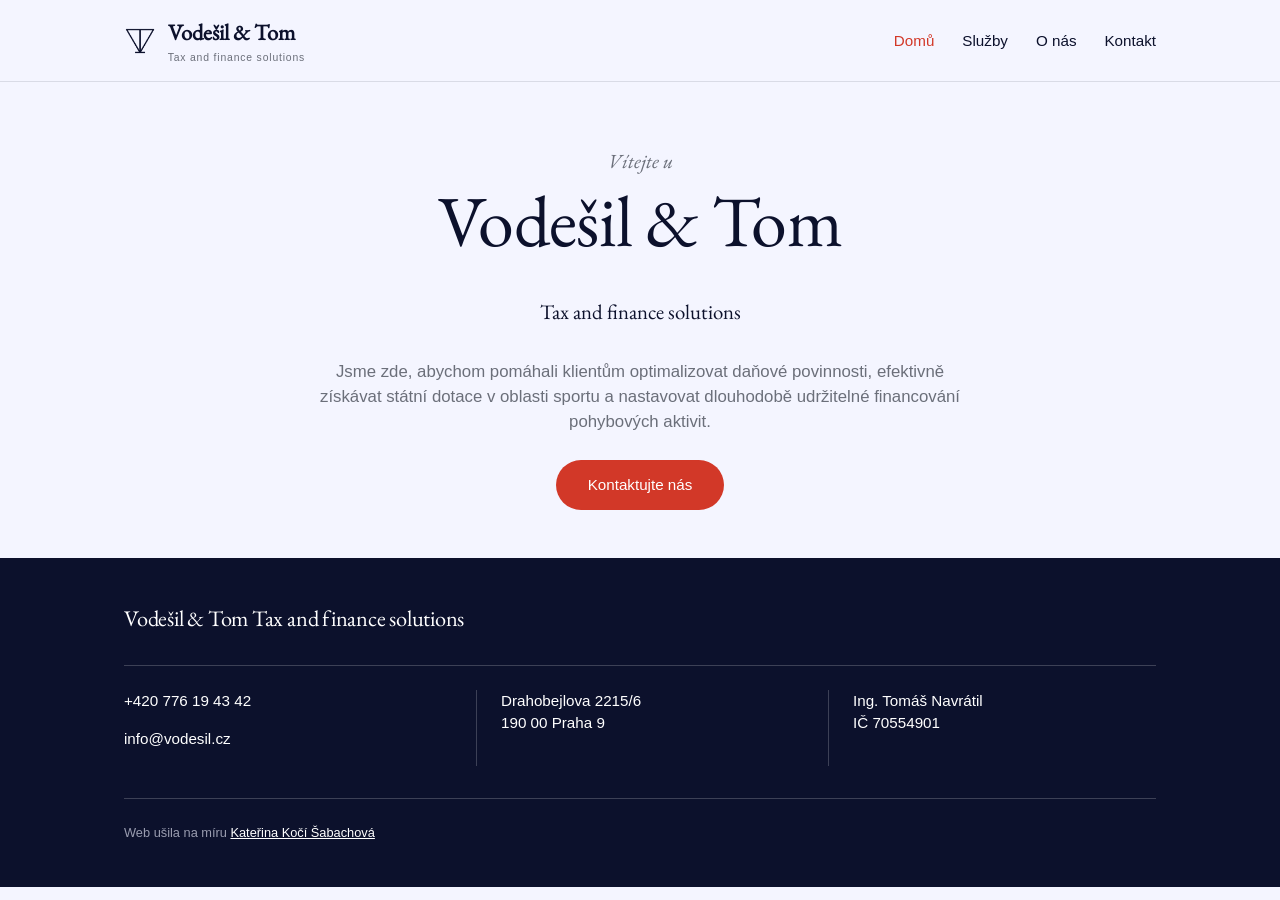
<file: index.html>
<!doctype html>
<html lang="cs">
<head>
  <meta charset="utf-8">
  <meta name="viewport" content="width=device-width, initial-scale=1">
  <title>Vodešil & Tom — daňové poradenství a financování sportu</title>
  <meta name="description" content="Daňové poradenství, dotace a financování sportu. Vodešil & Tom Tax and Finance Solutions.">
  <link rel="canonical" href="https://vodesil.cz/">
  <link rel="icon" href="assets/img/favicon.png">
  <link rel="apple-touch-icon" href="assets/img/apple-touch-icon.png">
  <link rel="manifest" href="site.webmanifest">
  <link rel="stylesheet" href="css/style.css">

  <meta property="og:type" content="website">
  <meta property="og:locale" content="cs_CZ">
  <meta property="og:site_name" content="Vodešil & Tom">
  <meta property="og:url" content="https://vodesil.cz/">
  <meta property="og:title" content="Vodešil & Tom — daňové poradenství a financování sportu">
  <meta property="og:description" content="Daňové poradenství, dotace a financování sportu. Vodešil & Tom Tax and Finance Solutions.">
  <meta property="og:image" content="https://vodesil.cz/assets/img/hora.webp">
  <meta name="twitter:card" content="summary_large_image">
  <meta name="twitter:title" content="Vodešil & Tom — daňové poradenství a financování sportu">
  <meta name="twitter:description" content="Daňové poradenství, dotace a financování sportu. Vodešil & Tom Tax and Finance Solutions.">
  <meta name="twitter:image" content="https://vodesil.cz/assets/img/hora.webp">

  <script type="application/ld+json">
  {
    "@context": "https://schema.org",
    "@type": "ProfessionalService",
    "name": "Vodešil & Tom Tax and Finance Solutions",
    "image": "https://vodesil.cz/assets/img/hora.webp",
    "url": "https://vodesil.cz/",
    "telephone": "+420776194342",
    "email": "info@vodesil.cz",
    "address": {
      "@type": "PostalAddress",
      "streetAddress": "Drahobejlova 2215/6",
      "postalCode": "190 00",
      "addressLocality": "Praha 9",
      "addressCountry": "CZ"
    },
    "founder": {
      "@type": "Person",
      "name": "Tomáš Navrátil"
    },
    "areaServed": "CZ"
  }
  </script>
</head>
<body>
  <header>
    <div class="header-inner">
      <a href="index.html" class="brand">
        <img src="assets/img/logo.webp" alt="" width="32" height="28">
        <span class="brand-text">
          <strong>Vodešil &amp; Tom</strong>
          <span>Tax and finance solutions</span>
        </span>
      </a>
      <button class="nav-toggle" aria-label="Menu" aria-expanded="false">&#9776;</button>
      <nav>
        <ul>
          <li><a href="index.html" aria-current="page">Domů</a></li>
          <li><a href="sluzby.html">Služby</a></li>
          <li><a href="o-nas.html">O nás</a></li>
          <li><a href="kontakt.html">Kontakt</a></li>
        </ul>
      </nav>
    </div>
  </header>

  <main>
    <section class="hero wrap">
      <p class="eyebrow">Vítejte u</p>
      <h1>Vodešil &amp; Tom</h1>
      <p class="lead" style="font-family:var(--serif); font-size:1.3rem; color:var(--ink);">Tax and finance solutions</p>
      <p class="lead" data-cms="hero-lead">Jsme zde, abychom pomáhali klientům optimalizovat daňové povinnosti, efektivně získávat státní dotace v oblasti sportu a nastavovat dlouhodobě udržitelné financování pohybových aktivit.</p>
      <a href="kontakt.html" class="btn">Kontaktujte nás</a>
    </section>
  </main>

  <footer>
    <div class="wrap">
      <h2>Vodešil &amp; Tom Tax and finance solutions</h2>
      <div class="footer-cols">
        <div>
          <p><a href="tel:+420776194342" data-cms="telefon">+420 776 19 43 42</a></p>
          <p><a href="mailto:info@vodesil.cz" data-cms="email">info@vodesil.cz</a></p>
        </div>
        <div>
          <p>Drahobejlova 2215/6<br>190 00 Praha 9</p>
        </div>
        <div>
          <p>Ing. Tomáš Navrátil<br>IČ 70554901</p>
        </div>
      </div>
      <p class="credit">Web ušila na míru <a href="https://sabachova.cz">Kateřina Kočí Šabachová</a></p>
    </div>
  </footer>

  <script src="js/main.js"></script>
  <script src="js/cms.js" defer></script>
</body>
</html>
</file>
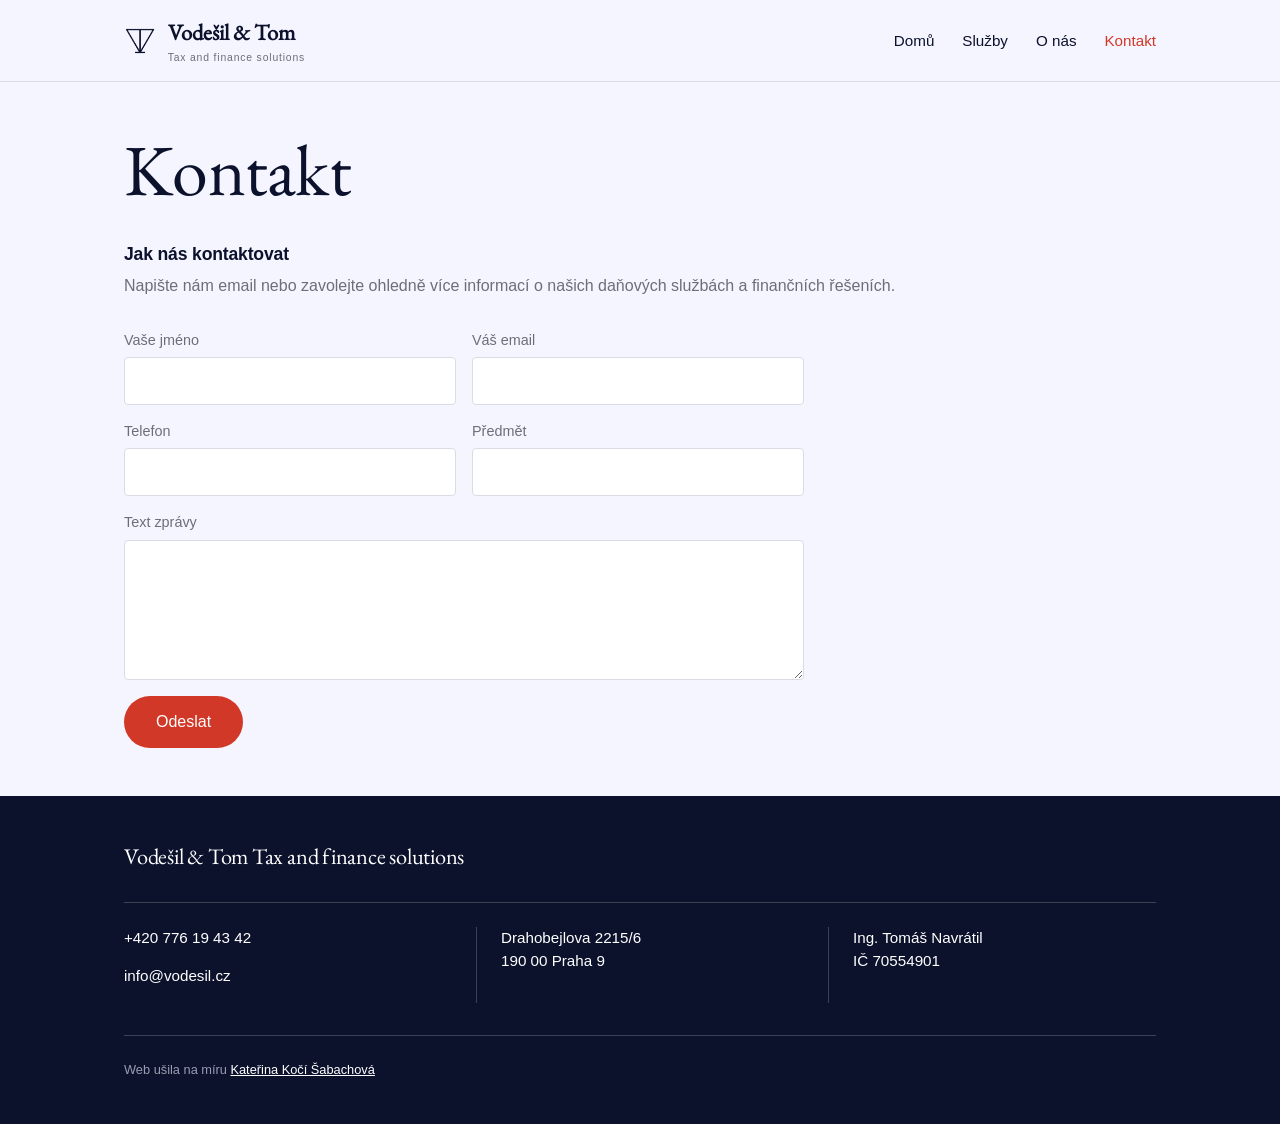
<file: kontakt.html>
<!doctype html>
<html lang="cs">
<head>
  <meta charset="utf-8">
  <meta name="viewport" content="width=device-width, initial-scale=1">
  <title>Kontakt — Vodešil & Tom Tax and Finance Solutions</title>
  <meta name="description" content="Napište nám email nebo zavolejte ohledně daňových služeb a finančních řešení.">
  <link rel="canonical" href="https://vodesil.cz/kontakt.html">
  <link rel="icon" href="assets/img/favicon.png">
  <link rel="apple-touch-icon" href="assets/img/apple-touch-icon.png">
  <link rel="manifest" href="site.webmanifest">
  <link rel="stylesheet" href="css/style.css">

  <meta property="og:type" content="website">
  <meta property="og:locale" content="cs_CZ">
  <meta property="og:site_name" content="Vodešil & Tom">
  <meta property="og:url" content="https://vodesil.cz/kontakt.html">
  <meta property="og:title" content="Kontakt — Vodešil & Tom Tax and Finance Solutions">
  <meta property="og:description" content="Napište nám email nebo zavolejte ohledně daňových služeb a finančních řešení.">
  <meta property="og:image" content="https://vodesil.cz/assets/img/hora.webp">
  <meta name="twitter:card" content="summary_large_image">
  <meta name="twitter:title" content="Kontakt — Vodešil & Tom Tax and Finance Solutions">
  <meta name="twitter:description" content="Napište nám email nebo zavolejte ohledně daňových služeb a finančních řešení.">
  <meta name="twitter:image" content="https://vodesil.cz/assets/img/hora.webp">

  <script type="application/ld+json">
  {
    "@context": "https://schema.org",
    "@type": "ProfessionalService",
    "name": "Vodešil & Tom Tax and Finance Solutions",
    "image": "https://vodesil.cz/assets/img/hora.webp",
    "url": "https://vodesil.cz/kontakt.html",
    "telephone": "+420776194342",
    "email": "info@vodesil.cz",
    "address": {
      "@type": "PostalAddress",
      "streetAddress": "Drahobejlova 2215/6",
      "postalCode": "190 00",
      "addressLocality": "Praha 9",
      "addressCountry": "CZ"
    },
    "founder": {
      "@type": "Person",
      "name": "Tomáš Navrátil"
    },
    "areaServed": "CZ"
  }
  </script>
</head>
<body>
  <header>
    <div class="header-inner">
      <a href="index.html" class="brand">
        <img src="assets/img/logo.webp" alt="" width="32" height="28">
        <span class="brand-text">
          <strong>Vodešil &amp; Tom</strong>
          <span>Tax and finance solutions</span>
        </span>
      </a>
      <button class="nav-toggle" aria-label="Menu" aria-expanded="false">&#9776;</button>
      <nav>
        <ul>
          <li><a href="index.html">Domů</a></li>
          <li><a href="sluzby.html">Služby</a></li>
          <li><a href="o-nas.html">O nás</a></li>
          <li><a href="kontakt.html" aria-current="page">Kontakt</a></li>
        </ul>
      </nav>
    </div>
  </header>

  <main>
    <section class="wrap">
      <h1>Kontakt</h1>
      <h2 style="font-size:1.1rem; font-family:var(--sans); font-weight:600; margin-top:1.5em;">Jak nás kontaktovat</h2>
      <p class="contact-info" data-cms="kontakt-uvod">Napište nám email nebo zavolejte ohledně více informací o našich daňových službách a finančních řešeních.</p>

      <form class="contact-form" action="https://formspree.io/f/xjywebjq" method="POST">
        <div class="form-grid">
          <label>Vaše jméno
            <input type="text" name="name" required>
          </label>
          <label>Váš email
            <input type="email" name="email" required>
          </label>
          <label>Telefon
            <input type="tel" name="phone">
          </label>
          <label>Předmět
            <input type="text" name="subject">
          </label>
        </div>
        <label>Text zprávy
          <textarea name="message" required></textarea>
        </label>
        <input type="text" name="_gotcha" style="display:none" tabindex="-1" autocomplete="off">
        <button type="submit" class="btn">Odeslat</button>
        <p class="form-status" role="status" aria-live="polite" hidden></p>
      </form>
    </section>
  </main>

  <footer>
    <div class="wrap">
      <h2>Vodešil &amp; Tom Tax and finance solutions</h2>
      <div class="footer-cols">
        <div>
          <p><a href="tel:+420776194342" data-cms="telefon">+420 776 19 43 42</a></p>
          <p><a href="mailto:info@vodesil.cz" data-cms="email">info@vodesil.cz</a></p>
        </div>
        <div>
          <p>Drahobejlova 2215/6<br>190 00 Praha 9</p>
        </div>
        <div>
          <p>Ing. Tomáš Navrátil<br>IČ 70554901</p>
        </div>
      </div>
      <p class="credit">Web ušila na míru <a href="https://sabachova.cz">Kateřina Kočí Šabachová</a></p>
    </div>
  </footer>

  <script src="js/main.js"></script>
  <script src="js/contact-form.js"></script>
  <script src="js/cms.js" defer></script>
</body>
</html>
</file>
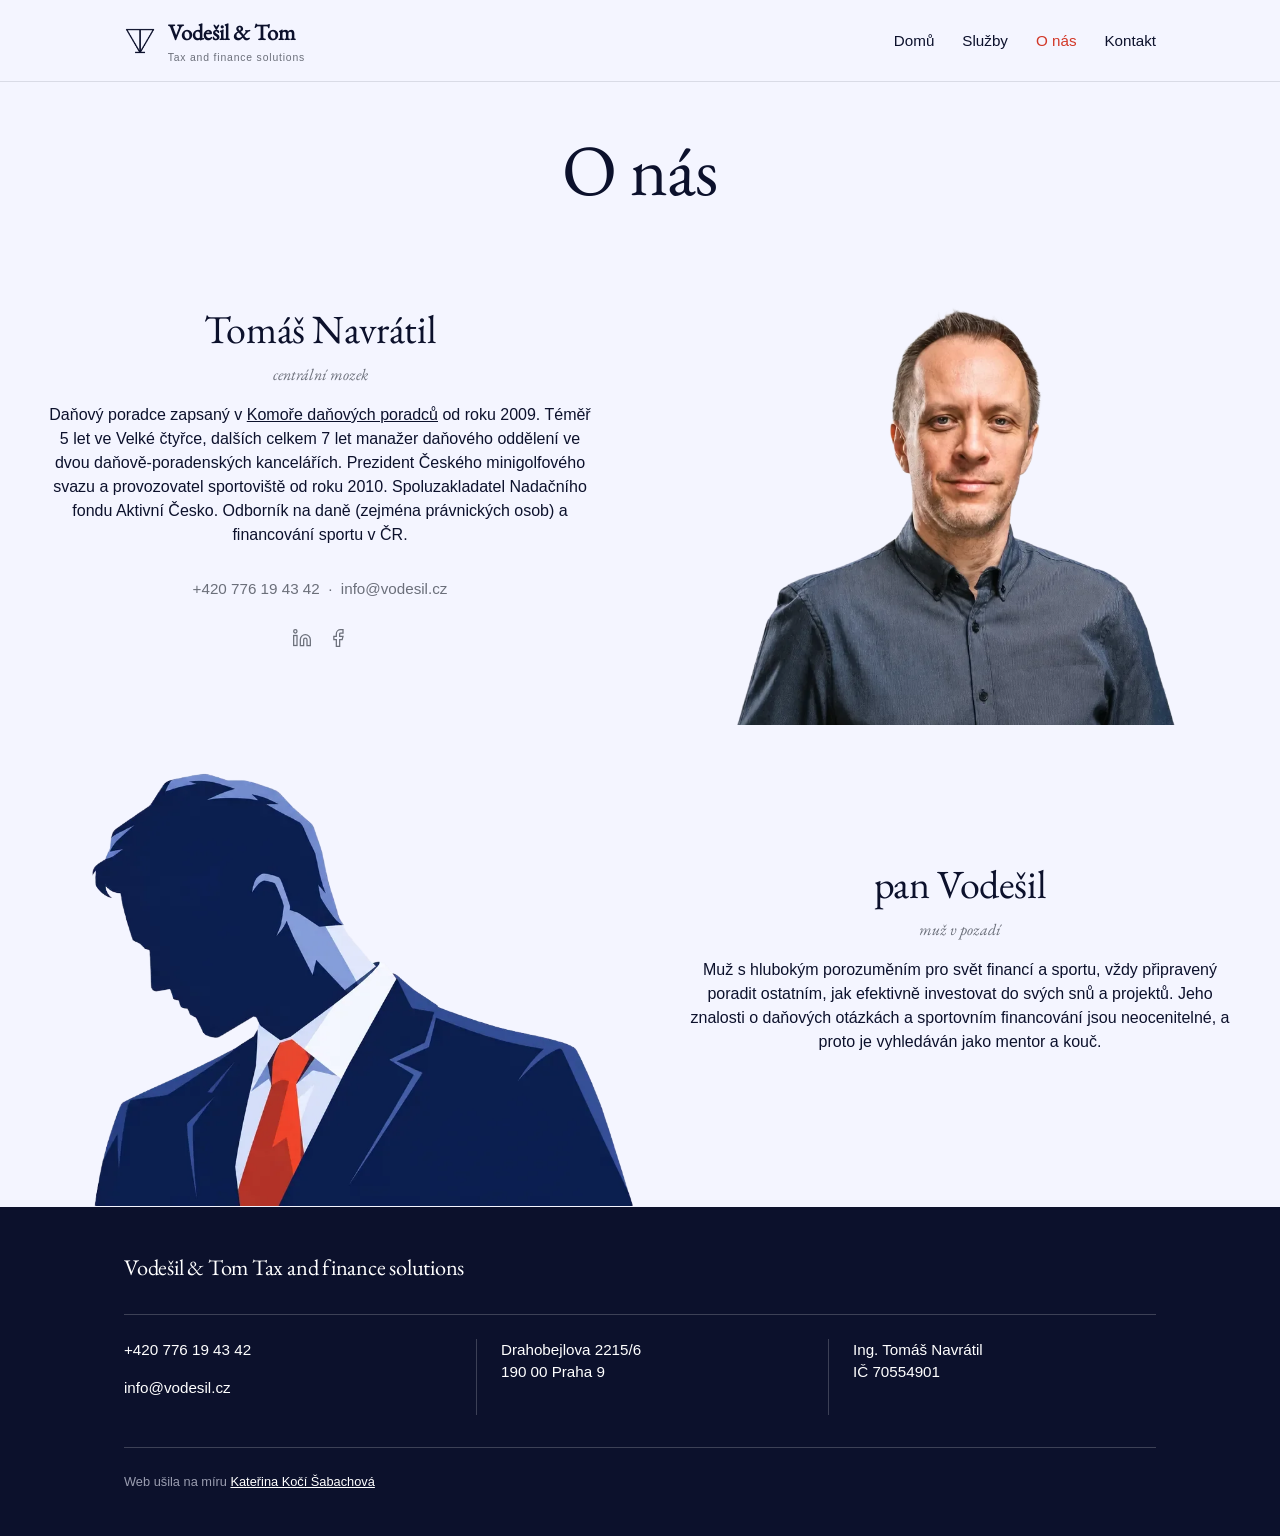
<file: o-nas.html>
<!doctype html>
<html lang="cs">
<head>
  <meta charset="utf-8">
  <meta name="viewport" content="width=device-width, initial-scale=1">
  <title>Tomáš Navrátil, daňový poradce — Vodešil & Tom</title>
  <meta name="description" content="Tomáš Navrátil — daňový poradce zapsaný v Komoře daňových poradců od roku 2009.">
  <link rel="canonical" href="https://vodesil.cz/o-nas.html">
  <link rel="icon" href="assets/img/favicon.png">
  <link rel="apple-touch-icon" href="assets/img/apple-touch-icon.png">
  <link rel="manifest" href="site.webmanifest">
  <link rel="stylesheet" href="css/style.css">

  <meta property="og:type" content="website">
  <meta property="og:locale" content="cs_CZ">
  <meta property="og:site_name" content="Vodešil & Tom">
  <meta property="og:url" content="https://vodesil.cz/o-nas.html">
  <meta property="og:title" content="Tomáš Navrátil, daňový poradce — Vodešil & Tom">
  <meta property="og:description" content="Tomáš Navrátil — daňový poradce zapsaný v Komoře daňových poradců od roku 2009.">
  <meta property="og:image" content="https://vodesil.cz/assets/img/tomas-navratil.webp">
  <meta name="twitter:card" content="summary_large_image">
  <meta name="twitter:title" content="Tomáš Navrátil, daňový poradce — Vodešil & Tom">
  <meta name="twitter:description" content="Tomáš Navrátil — daňový poradce zapsaný v Komoře daňových poradců od roku 2009.">
  <meta name="twitter:image" content="https://vodesil.cz/assets/img/tomas-navratil.webp">

  <script type="application/ld+json">
  {
    "@context": "https://schema.org",
    "@type": "ProfessionalService",
    "name": "Vodešil & Tom Tax and Finance Solutions",
    "image": "https://vodesil.cz/assets/img/hora.webp",
    "url": "https://vodesil.cz/o-nas.html",
    "telephone": "+420776194342",
    "email": "info@vodesil.cz",
    "address": {
      "@type": "PostalAddress",
      "streetAddress": "Drahobejlova 2215/6",
      "postalCode": "190 00",
      "addressLocality": "Praha 9",
      "addressCountry": "CZ"
    },
    "founder": {
      "@type": "Person",
      "name": "Tomáš Navrátil"
    },
    "areaServed": "CZ"
  }
  </script>
</head>
<body>
  <header>
    <div class="header-inner">
      <a href="index.html" class="brand">
        <img src="assets/img/logo.webp" alt="" width="32" height="28">
        <span class="brand-text">
          <strong>Vodešil &amp; Tom</strong>
          <span>Tax and finance solutions</span>
        </span>
      </a>
      <button class="nav-toggle" aria-label="Menu" aria-expanded="false">&#9776;</button>
      <nav>
        <ul>
          <li><a href="index.html">Domů</a></li>
          <li><a href="sluzby.html">Služby</a></li>
          <li><a href="o-nas.html" aria-current="page">O nás</a></li>
          <li><a href="kontakt.html">Kontakt</a></li>
        </ul>
      </nav>
    </div>
  </header>

  <main>
    <section class="wrap" style="padding-bottom:0; text-align:center;">
      <h1>O nás</h1>
    </section>

    <div class="bio">
      <img src="assets/img/tomas-navratil.webp" alt="Tomáš Navrátil" fetchpriority="high">
      <div class="bio-text">
        <h2>Tomáš Navrátil</h2>
        <p class="role" data-cms="tomas-role">centrální mozek</p>
        <p><span data-cms="tomas-bio-pred-odkazem">Daňový poradce zapsaný v</span> <a href="https://www.kdpcr.cz/danovy-poradce/ing-tomas-navratil-danovy-poradce" target="_blank" rel="noopener">Komoře daňových poradců</a> <span data-cms="tomas-bio-po-odkazu">od roku 2009. Téměř 5 let ve Velké čtyřce, dalších celkem 7 let manažer daňového oddělení ve dvou daňově-poradenských kancelářích. Prezident Českého minigolfového svazu a provozovatel sportoviště od roku 2010. Spoluzakladatel Nadačního fondu Aktivní Česko. Odborník na daně (zejména právnických osob) a financování sportu v ČR.</span></p>
        <p class="contact-line"><span data-cms="telefon">+420 776 19 43 42</span> &nbsp;·&nbsp; <span data-cms="email">info@vodesil.cz</span></p>
        <p class="social-links">
          <a href="https://www.linkedin.com/in/tomasnavratil/" target="_blank" rel="noopener" aria-label="LinkedIn profil Tomáše Navrátila">
            <svg viewBox="0 0 24 24" fill="none" stroke="currentColor" stroke-width="1.5" aria-hidden="true"><path d="M16 8a6 6 0 0 1 6 6v7h-4v-7a2 2 0 0 0-2-2 2 2 0 0 0-2 2v7h-4v-7a6 6 0 0 1 6-6z"/><rect x="2" y="9" width="4" height="12"/><circle cx="4" cy="4" r="2"/></svg>
          </a>
          <a href="https://www.facebook.com/tomas.navratil.78/" target="_blank" rel="noopener" aria-label="Facebook profil Tomáše Navrátila">
            <svg viewBox="0 0 24 24" fill="none" stroke="currentColor" stroke-width="1.5" aria-hidden="true"><path d="M18 2h-3a5 5 0 0 0-5 5v3H7v4h3v8h4v-8h3l1-4h-4V7a1 1 0 0 1 1-1h3z"/></svg>
          </a>
        </p>
      </div>
    </div>

    <div class="bio">
      <img src="assets/img/silueta-muze.webp" alt="" loading="lazy">
      <div class="bio-text">
        <h2>pan Vodešil</h2>
        <p class="role" data-cms="vodesil-role">muž v pozadí</p>
        <p data-cms="vodesil-bio">Muž s hlubokým porozuměním pro svět financí a sportu, vždy připravený poradit ostatním, jak efektivně investovat do svých snů a projektů. Jeho znalosti o daňových otázkách a sportovním financování jsou neocenitelné, a proto je vyhledáván jako mentor a kouč.</p>
      </div>
    </div>
  </main>

  <footer>
    <div class="wrap">
      <h2>Vodešil &amp; Tom Tax and finance solutions</h2>
      <div class="footer-cols">
        <div>
          <p><a href="tel:+420776194342" data-cms="telefon">+420 776 19 43 42</a></p>
          <p><a href="mailto:info@vodesil.cz" data-cms="email">info@vodesil.cz</a></p>
        </div>
        <div>
          <p>Drahobejlova 2215/6<br>190 00 Praha 9</p>
        </div>
        <div>
          <p>Ing. Tomáš Navrátil<br>IČ 70554901</p>
        </div>
      </div>
      <p class="credit">Web ušila na míru <a href="https://sabachova.cz">Kateřina Kočí Šabachová</a></p>
    </div>
  </footer>

  <script src="js/main.js"></script>
  <script src="js/cms.js" defer></script>
</body>
</html>
</file>
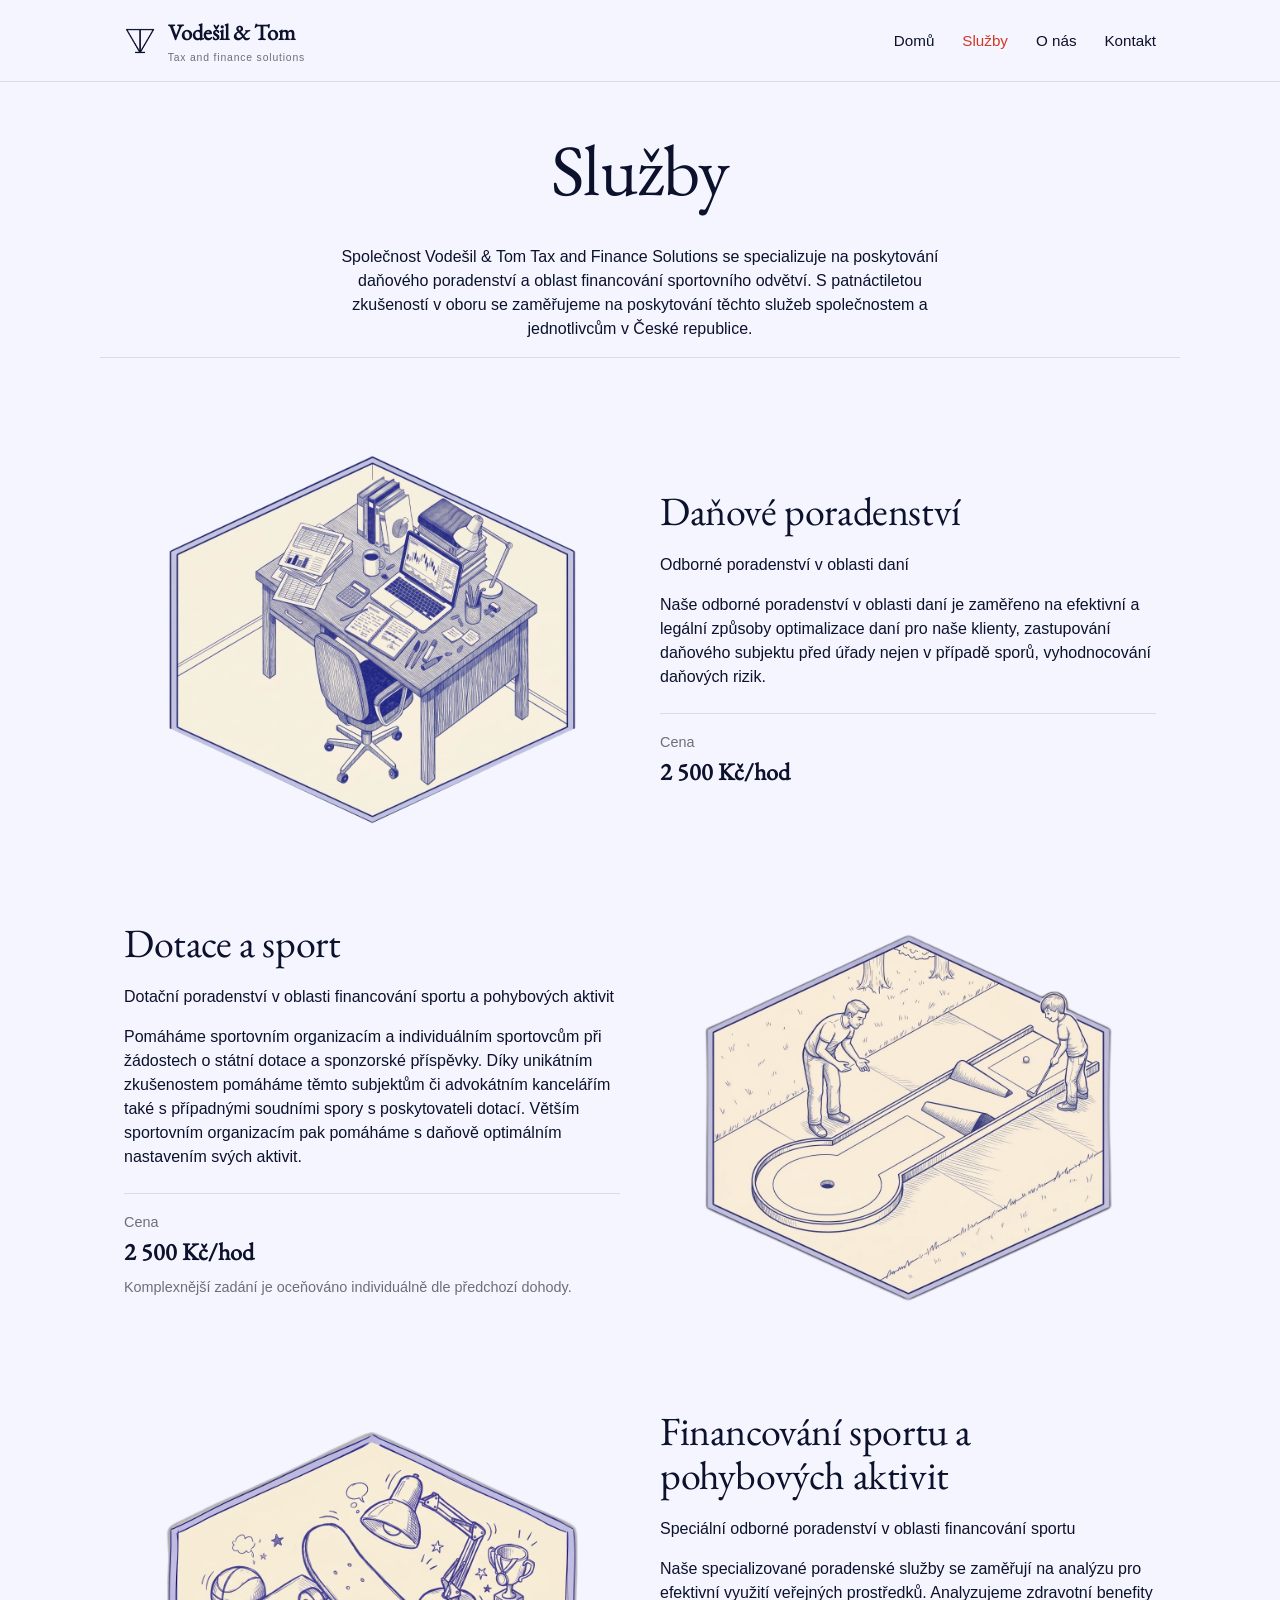
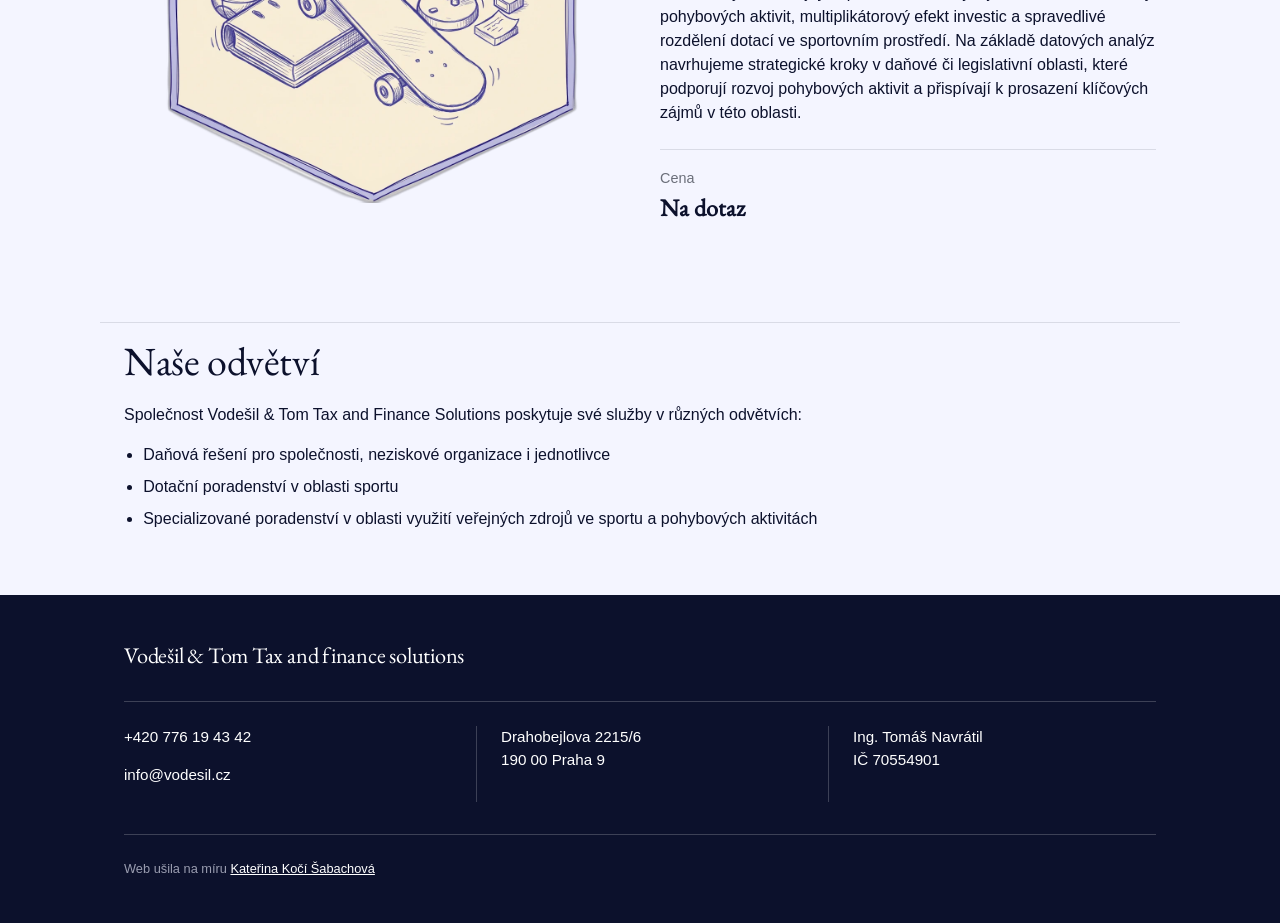
<file: sluzby.html>
<!doctype html>
<html lang="cs">
<head>
  <meta charset="utf-8">
  <meta name="viewport" content="width=device-width, initial-scale=1">
  <title>Daňové poradenství a dotace pro sport — Vodešil & Tom</title>
  <meta name="description" content="Daňové poradenství, dotační poradenství v oblasti sportu a financování pohybových aktivit.">
  <link rel="canonical" href="https://vodesil.cz/sluzby.html">
  <link rel="icon" href="assets/img/favicon.png">
  <link rel="apple-touch-icon" href="assets/img/apple-touch-icon.png">
  <link rel="manifest" href="site.webmanifest">
  <link rel="stylesheet" href="css/style.css">

  <meta property="og:type" content="website">
  <meta property="og:locale" content="cs_CZ">
  <meta property="og:site_name" content="Vodešil & Tom">
  <meta property="og:url" content="https://vodesil.cz/sluzby.html">
  <meta property="og:title" content="Daňové poradenství a dotace pro sport — Vodešil & Tom">
  <meta property="og:description" content="Daňové poradenství, dotační poradenství v oblasti sportu a financování pohybových aktivit.">
  <meta property="og:image" content="https://vodesil.cz/assets/img/kalkulacka-stul.webp">
  <meta name="twitter:card" content="summary_large_image">
  <meta name="twitter:title" content="Daňové poradenství a dotace pro sport — Vodešil & Tom">
  <meta name="twitter:description" content="Daňové poradenství, dotační poradenství v oblasti sportu a financování pohybových aktivit.">
  <meta name="twitter:image" content="https://vodesil.cz/assets/img/kalkulacka-stul.webp">

  <script type="application/ld+json">
  {
    "@context": "https://schema.org",
    "@type": "ProfessionalService",
    "name": "Vodešil & Tom Tax and Finance Solutions",
    "image": "https://vodesil.cz/assets/img/hora.webp",
    "url": "https://vodesil.cz/sluzby.html",
    "telephone": "+420776194342",
    "email": "info@vodesil.cz",
    "address": {
      "@type": "PostalAddress",
      "streetAddress": "Drahobejlova 2215/6",
      "postalCode": "190 00",
      "addressLocality": "Praha 9",
      "addressCountry": "CZ"
    },
    "founder": {
      "@type": "Person",
      "name": "Tomáš Navrátil"
    },
    "areaServed": "CZ"
  }
  </script>
</head>
<body>
  <header>
    <div class="header-inner">
      <a href="index.html" class="brand">
        <img src="assets/img/logo.webp" alt="" width="32" height="28">
        <span class="brand-text">
          <strong>Vodešil &amp; Tom</strong>
          <span>Tax and finance solutions</span>
        </span>
      </a>
      <button class="nav-toggle" aria-label="Menu" aria-expanded="false">&#9776;</button>
      <nav>
        <ul>
          <li><a href="index.html">Domů</a></li>
          <li><a href="sluzby.html" aria-current="page">Služby</a></li>
          <li><a href="o-nas.html">O nás</a></li>
          <li><a href="kontakt.html">Kontakt</a></li>
        </ul>
      </nav>
    </div>
  </header>

  <main>
    <section class="wrap" style="padding-top:48px; padding-bottom:0; text-align:center;">
      <h1>Služby</h1>
      <p class="lead" style="margin-top:1em; max-width:640px; margin-left:auto; margin-right:auto;" data-cms="sluzby-uvod">Společnost Vodešil &amp; Tom Tax and Finance Solutions se specializuje na poskytování daňového poradenství a oblast financování sportovního odvětví. S patnáctiletou zkušeností v oboru se zaměřujeme na poskytování těchto služeb společnostem a jednotlivcům v České republice.</p>
    </section>

    <section class="wrap">
      <div class="service">
        <div class="service-media service-media--natural">
          <img src="assets/img/kalkulacka-stul.webp" alt="" fetchpriority="high">
        </div>
        <div>
          <h2 data-cms="nazev-danove-poradenstvi">Daňové poradenství</h2>
          <p class="eyebrow" style="font-size:1rem;" data-cms="eyebrow-danove-poradenstvi">Odborné poradenství v oblasti daní</p>
          <p data-cms="popis-danove-poradenstvi">Naše odborné poradenství v oblasti daní je zaměřeno na efektivní a legální způsoby optimalizace daní pro naše klienty, zastupování daňového subjektu před úřady nejen v případě sporů, vyhodnocování daňových rizik.</p>
          <div class="price">
            <span style="color:var(--muted); font-size:0.9rem;">Cena</span>
            <strong data-cms="cena-danove-poradenstvi">2 500 Kč/hod</strong>
          </div>
        </div>
      </div>

      <div class="service">
        <div class="service-media service-media--natural">
          <img src="assets/img/zena-v-kancelari.webp" alt="" loading="lazy">
        </div>
        <div>
          <h2 data-cms="nazev-dotace-sport">Dotace a sport</h2>
          <p class="eyebrow" style="font-size:1rem;" data-cms="eyebrow-dotace-sport">Dotační poradenství v oblasti financování sportu a pohybových aktivit</p>
          <p data-cms="popis-dotace-sport">Pomáháme sportovním organizacím a individuálním sportovcům při žádostech o státní dotace a sponzorské příspěvky. Díky unikátním zkušenostem pomáháme těmto subjektům či advokátním kancelářím také s případnými soudními spory s poskytovateli dotací. Větším sportovním organizacím pak pomáháme s daňově optimálním nastavením svých aktivit.</p>
          <div class="price">
            <span style="color:var(--muted); font-size:0.9rem;">Cena</span>
            <strong data-cms="cena-dotace-sport">2 500 Kč/hod</strong>
            <p style="margin-top:0.5em; color:var(--muted); font-size:0.9rem;" data-cms="poznamka-dotace-sport">Komplexnější zadání je oceňováno individuálně dle předchozí dohody.</p>
          </div>
        </div>
      </div>

      <div class="service">
        <div class="service-media service-media--natural">
          <img src="assets/img/financni-report.webp" alt="" loading="lazy">
        </div>
        <div>
          <h2 data-cms="nazev-financovani-sportu">Financování sportu a pohybových aktivit</h2>
          <p class="eyebrow" style="font-size:1rem;" data-cms="eyebrow-financovani-sportu">Speciální odborné poradenství v oblasti financování sportu</p>
          <p data-cms="popis-financovani-sportu">Naše specializované poradenské služby se zaměřují na analýzu pro efektivní využití veřejných prostředků. Analyzujeme zdravotní benefity pohybových aktivit, multiplikátorový efekt investic a spravedlivé rozdělení dotací ve sportovním prostředí. Na základě datových analýz navrhujeme strategické kroky v daňové či legislativní oblasti, které podporují rozvoj pohybových aktivit a přispívají k prosazení klíčových zájmů v této oblasti.</p>
          <div class="price">
            <span style="color:var(--muted); font-size:0.9rem;">Cena</span>
            <strong data-cms="cena-financovani-sportu">Na dotaz</strong>
          </div>
        </div>
      </div>
    </section>

    <section class="wrap sectors">
      <h2 data-cms="odvetvi-nadpis">Naše odvětví</h2>
      <p data-cms="odvetvi-text">Společnost Vodešil &amp; Tom Tax and Finance Solutions poskytuje své služby v různých odvětvích:</p>
      <ul>
        <li data-cms="odvetvi-1">Daňová řešení pro společnosti, neziskové organizace i jednotlivce</li>
        <li data-cms="odvetvi-2">Dotační poradenství v oblasti sportu</li>
        <li data-cms="odvetvi-3">Specializované poradenství v oblasti využití veřejných zdrojů ve sportu a pohybových aktivitách</li>
      </ul>
    </section>
  </main>

  <footer>
    <div class="wrap">
      <h2>Vodešil &amp; Tom Tax and finance solutions</h2>
      <div class="footer-cols">
        <div>
          <p><a href="tel:+420776194342" data-cms="telefon">+420 776 19 43 42</a></p>
          <p><a href="mailto:info@vodesil.cz" data-cms="email">info@vodesil.cz</a></p>
        </div>
        <div>
          <p>Drahobejlova 2215/6<br>190 00 Praha 9</p>
        </div>
        <div>
          <p>Ing. Tomáš Navrátil<br>IČ 70554901</p>
        </div>
      </div>
      <p class="credit">Web ušila na míru <a href="https://sabachova.cz">Kateřina Kočí Šabachová</a></p>
    </div>
  </footer>

  <script src="js/main.js"></script>
  <script src="js/cms.js" defer></script>
</body>
</html>
</file>
<file: css/style.css>
/* --- fonty (self-hosted, EB Garamond, OFL licence) --- */
@font-face {
  font-family: 'EB Garamond';
  font-style: normal;
  font-weight: 400;
  font-display: swap;
  src: url('../assets/fonts/eb-garamond-latin-400-normal.woff2') format('woff2');
  unicode-range: U+0000-00FF, U+2000-206F, U+2122;
}
@font-face {
  font-family: 'EB Garamond';
  font-style: normal;
  font-weight: 400;
  font-display: swap;
  src: url('../assets/fonts/eb-garamond-latin-ext-400-normal.woff2') format('woff2');
  unicode-range: U+0100-024F, U+1E00-1EFF;
}
@font-face {
  font-family: 'EB Garamond';
  font-style: italic;
  font-weight: 400;
  font-display: swap;
  src: url('../assets/fonts/eb-garamond-latin-400-italic.woff2') format('woff2');
  unicode-range: U+0000-00FF, U+2000-206F, U+2122;
}
@font-face {
  font-family: 'EB Garamond';
  font-style: italic;
  font-weight: 400;
  font-display: swap;
  src: url('../assets/fonts/eb-garamond-latin-ext-400-italic.woff2') format('woff2');
  unicode-range: U+0100-024F, U+1E00-1EFF;
}

/* --- barvy z původního webu --- */
:root {
  --bg: #f4f5ff;
  --ink: #0c112c;
  --navy: #0c112c;
  --accent: #d23828;
  --accent-dark: #9f2b1e;
  --muted: #6b6f7a;
  --line: #d9dbe6;
  --line-dark: rgba(255, 255, 255, 0.2);
  --serif: 'EB Garamond', Georgia, serif;
  --sans: -apple-system, BlinkMacSystemFont, 'Helvetica Neue', Arial, sans-serif;
  --maxw: 1080px;
}

*,
*::before,
*::after {
  box-sizing: border-box;
}

html {
  -webkit-text-size-adjust: 100%;
}

body {
  margin: 0;
  background: var(--bg);
  color: var(--ink);
  font-family: var(--sans);
  line-height: 1.5;
}

img {
  max-width: 100%;
  height: auto;
  display: block;
}

a {
  color: inherit;
}

h1, h2, h3 {
  font-family: var(--serif);
  font-weight: 400;
  line-height: 1.1;
  margin: 0 0 0.5em;
  letter-spacing: -0.01em;
}

h1 { font-size: clamp(2.5rem, 6vw, 4.5rem); }
h2 { font-size: clamp(1.75rem, 4vw, 2.5rem); }
h3 { font-size: clamp(1.25rem, 3vw, 1.5rem); }

p {
  margin: 0 0 1em;
}

.wrap {
  max-width: var(--maxw);
  margin: 0 auto;
  padding-left: 24px;
  padding-right: 24px;
}

/* --- header --- */
header {
  background: var(--bg);
  position: sticky;
  top: 0;
  z-index: 10;
  border-bottom: 1px solid var(--line);
}

.header-inner {
  max-width: var(--maxw);
  margin: 0 auto;
  padding: 16px 24px;
  display: flex;
  align-items: center;
  justify-content: space-between;
  gap: 24px;
}

.brand {
  display: flex;
  align-items: center;
  gap: 12px;
  text-decoration: none;
  color: var(--ink);
}

.brand img {
  height: 28px;
  width: auto;
  flex-shrink: 0;
}

.brand-text strong {
  display: block;
  font-family: var(--serif);
  font-size: 1.4rem;
}

.brand-text span {
  display: block;
  font-size: 0.65rem;
  letter-spacing: 0.08em;
  color: var(--muted);
}

.nav-toggle {
  display: none;
  background: none;
  border: none;
  font-size: 1.5rem;
  cursor: pointer;
  color: var(--ink);
  padding: 4px 8px;
}

nav ul {
  list-style: none;
  display: flex;
  gap: 28px;
  margin: 0;
  padding: 0;
}

nav a {
  text-decoration: none;
  font-size: 0.95rem;
}

nav a[aria-current="page"] {
  color: var(--accent);
}

/* --- hero --- */
.hero {
  padding-top: 64px;
  padding-bottom: 48px;
  text-align: center;
}

.hero p.lead {
  max-width: 640px;
  margin: 0 auto 1.5em;
  color: var(--muted);
  font-size: 1.05rem;
}

.hero .eyebrow {
  font-family: var(--serif);
  font-style: italic;
  font-size: 1.25rem;
  color: var(--muted);
  margin-bottom: 0.25em;
}

.btn {
  display: inline-block;
  background: var(--accent);
  color: #fff;
  text-decoration: none;
  padding: 14px 32px;
  border-radius: 999px;
  font-size: 0.95rem;
  transition: background-color 0.2s ease;
}

.btn:hover {
  background: var(--accent-dark);
}

/* --- image grid --- */
.image-row {
  display: grid;
  grid-template-columns: repeat(2, 1fr);
  gap: 16px;
  margin: 48px 0;
}

.image-row img {
  width: 100%;
  aspect-ratio: 1493 / 2000;
  object-fit: cover;
  border-radius: 4px;
}

/* --- obecné sekce --- */
section {
  padding: 48px 0;
}

section + section {
  border-top: 1px solid var(--line);
}

/* --- služby --- */
.service {
  display: grid;
  grid-template-columns: 1fr 1fr;
  gap: 40px;
  align-items: center;
  padding: 48px 0;
}

.service:nth-child(even) .service-media {
  order: 2;
}

.service-media img {
  width: 100%;
  height: 320px;
  object-fit: cover;
  border-radius: 4px;
}

.service-media--square img {
  height: auto;
  aspect-ratio: 1 / 1;
}

.service-media--natural img {
  height: auto;
  object-fit: contain;
}

.service .price {
  margin-top: 1.5em;
  padding-top: 1em;
  border-top: 1px solid var(--line);
}

.service .price strong {
  display: block;
  font-family: var(--serif);
  font-size: 1.5rem;
}

.sectors {
  padding-top: 16px;
}

.sectors ul {
  padding-left: 1.2em;
}

.sectors li {
  margin-bottom: 0.5em;
}

/* --- o nás --- */
.bio {
  display: grid;
  grid-template-columns: 1fr 1fr;
  gap: 0;
  margin-bottom: 1px;
}

.bio img {
  width: 100%;
  height: 480px;
  object-fit: cover;
}

.bio-text {
  display: flex;
  flex-direction: column;
  justify-content: center;
  padding: 48px;
  text-align: center;
}

.bio-text .role {
  font-family: var(--serif);
  font-style: italic;
  color: var(--muted);
  margin-top: -0.5em;
  margin-bottom: 1em;
}

.bio-text .contact-line {
  margin-top: 1em;
  color: var(--muted);
  font-size: 0.95rem;
}

.bio-text .social-links {
  display: flex;
  justify-content: center;
  gap: 16px;
  margin-top: 0.75em;
}

.bio-text .social-links a {
  color: var(--muted);
  display: inline-flex;
  transition: color 0.15s;
}

.bio-text .social-links a:hover {
  color: var(--accent);
}

.bio-text .social-links svg {
  width: 20px;
  height: 20px;
}

.bio:nth-child(even) img {
  order: 2;
}

/* --- kontakt --- */
.contact-form {
  max-width: 680px;
  display: grid;
  gap: 16px;
}

.form-grid {
  display: grid;
  grid-template-columns: 1fr 1fr;
  gap: 16px;
}

.contact-form label {
  display: grid;
  gap: 6px;
  font-size: 0.9rem;
  color: var(--muted);
}

.contact-form input,
.contact-form textarea {
  font: inherit;
  padding: 12px 14px;
  border: 1px solid var(--line);
  border-radius: 4px;
  background: #fff;
  color: var(--ink);
}

.contact-form textarea {
  min-height: 140px;
  resize: vertical;
}

.contact-form button {
  justify-self: start;
  border: none;
  font: inherit;
  cursor: pointer;
}

.contact-form button:disabled {
  opacity: 0.6;
  cursor: default;
}

.form-status {
  font-size: 0.9rem;
  color: var(--ink);
}

.form-status.is-error {
  color: var(--accent-dark);
}

.contact-info {
  margin-bottom: 32px;
  color: var(--muted);
}

/* --- patička --- */
footer {
  background: var(--navy);
  color: #fff;
}

footer .wrap {
  padding: 48px 24px 32px;
}

footer h2 {
  font-size: 1.4rem;
  margin-bottom: 1.5em;
}

.footer-cols {
  display: grid;
  grid-template-columns: repeat(3, 1fr);
  gap: 24px;
  padding-top: 24px;
  border-top: 1px solid var(--line-dark);
  font-size: 0.95rem;
}

.footer-cols a {
  text-decoration: none;
}

.footer-cols div + div {
  border-left: 1px solid var(--line-dark);
  padding-left: 24px;
}

.credit {
  margin-top: 32px;
  padding-top: 24px;
  border-top: 1px solid var(--line-dark);
  font-size: 0.8rem;
  color: #9a9db0;
}

.credit a {
  color: #fff;
}

/* --- mobil --- */
@media (max-width: 760px) {
  .nav-toggle {
    display: block;
  }

  .form-grid {
    grid-template-columns: 1fr;
  }

  nav {
    display: none;
    width: 100%;
  }

  nav.open {
    display: block;
  }

  .header-inner {
    flex-wrap: wrap;
  }

  nav ul {
    flex-direction: column;
    gap: 0;
    padding: 16px 0 8px;
  }

  nav a {
    display: block;
    padding: 10px 0;
    border-top: 1px solid var(--line);
  }

  .image-row {
    grid-template-columns: 1fr;
  }

  .service,
  .bio {
    grid-template-columns: 1fr;
  }

  .service:nth-child(even) .service-media,
  .bio:nth-child(even) img {
    order: 0;
  }

  .bio img {
    height: 320px;
  }

  .bio-text {
    padding: 32px 24px;
  }

  .footer-cols {
    grid-template-columns: 1fr;
    gap: 20px;
  }

  .footer-cols div + div {
    border-left: none;
    padding-left: 0;
    border-top: 1px solid var(--line-dark);
    padding-top: 20px;
  }
}
</file>
